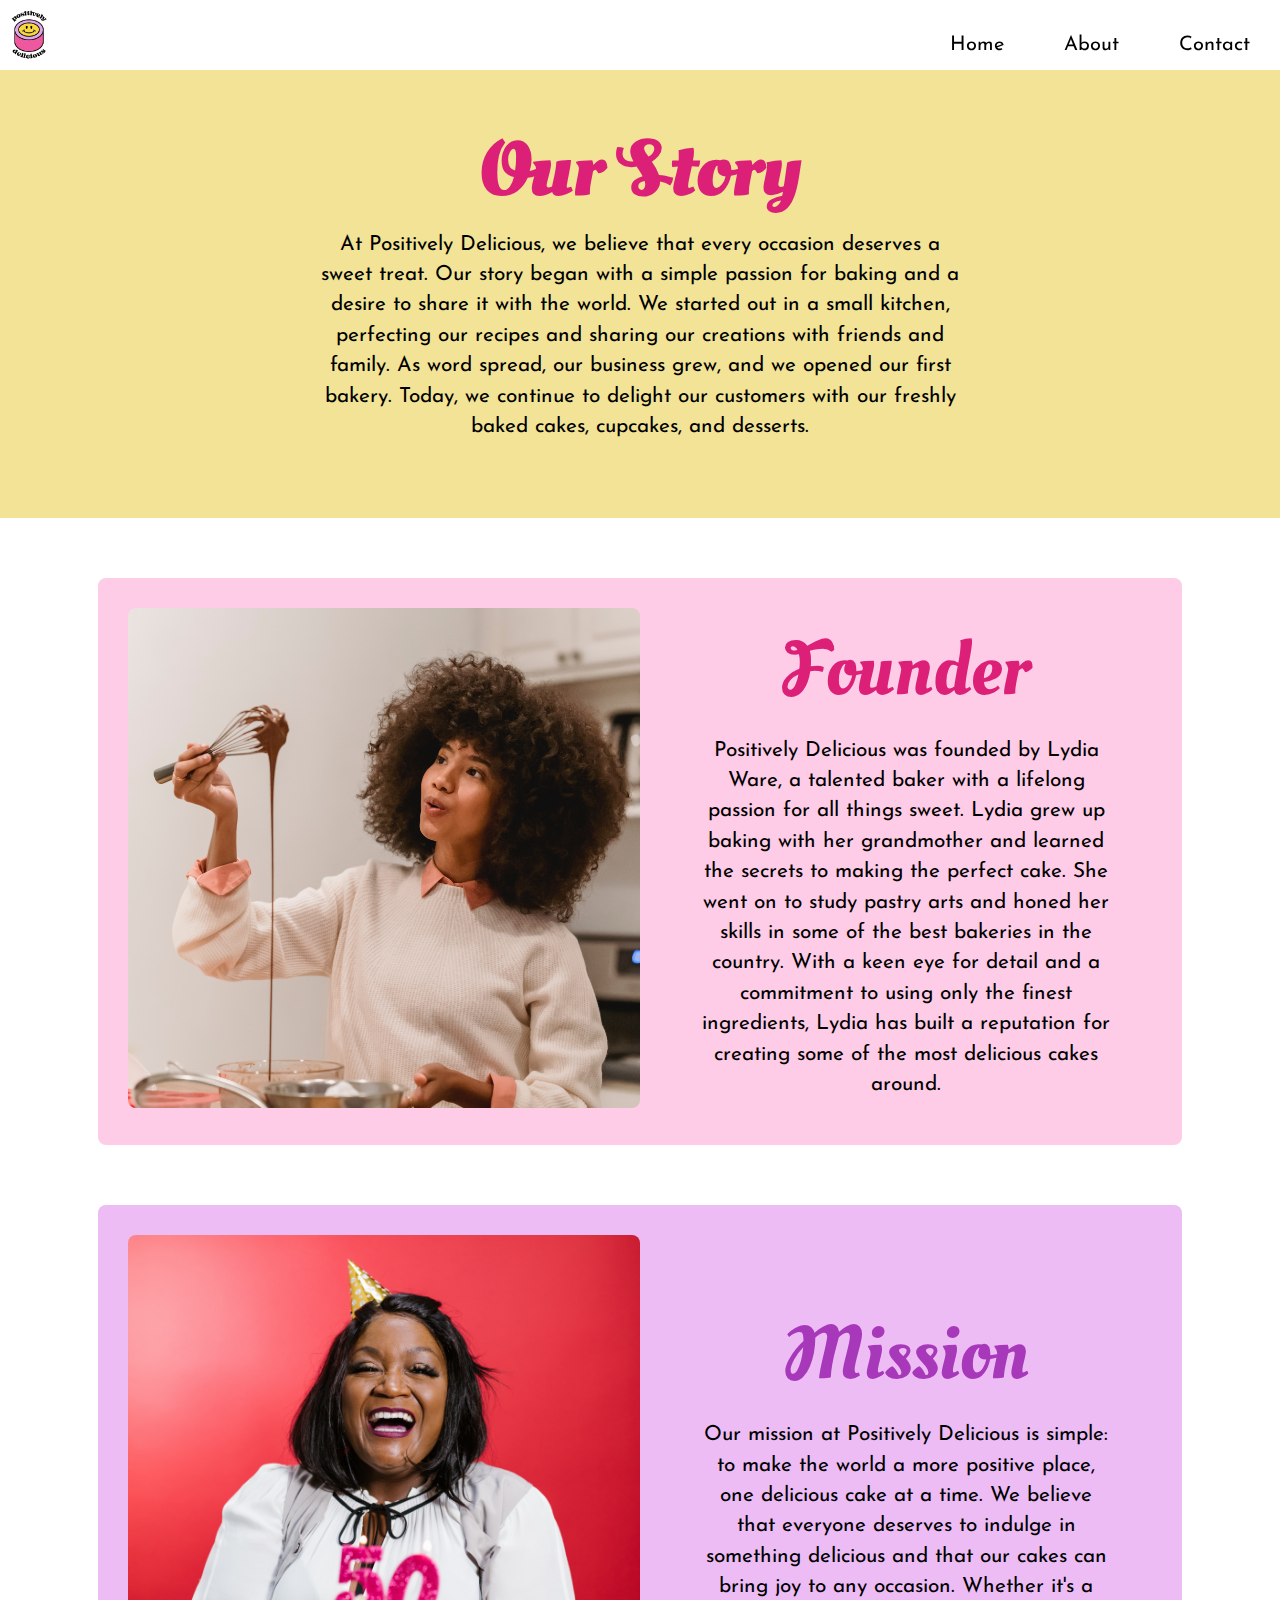
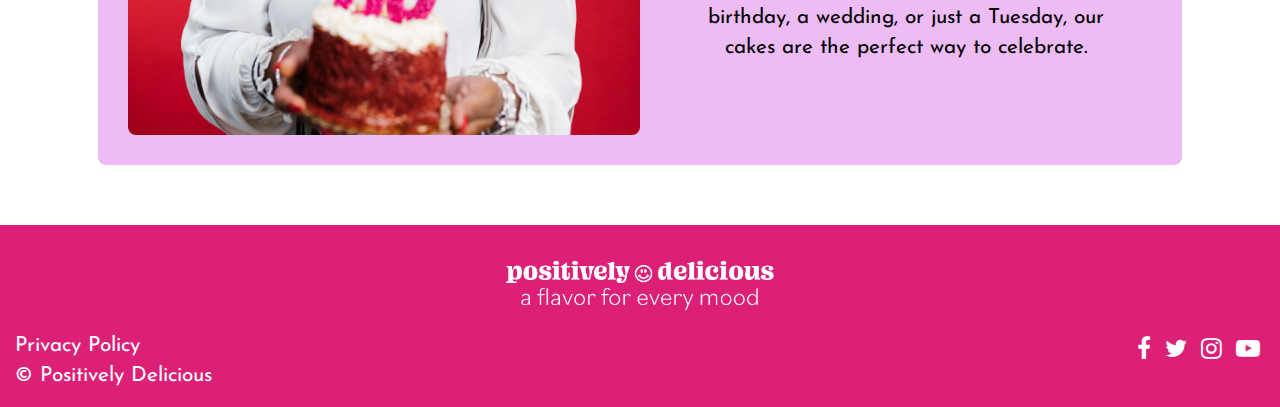
<file: about.html>
<!DOCTYPE html>
<html lang="en">
<head>
    <meta charset="UTF-8">
    <meta http-equiv="X-UA-Compatible" content="IE=edge">
    <meta name="viewport" content="width=device-width, initial-scale=1.0">
    <!-- Icons stylesheet -->
    <link rel="stylesheet" href="https://cdnjs.cloudflare.com/ajax/libs/font-awesome/4.7.0/css/font-awesome.min.css">
    <!-- Google Fonts -->
    <link rel="preconnect" href="https://fonts.googleapis.com">
    <link rel="preconnect" href="https://fonts.gstatic.com" crossorigin>
    <link href="https://fonts.googleapis.com/css2?family=Josefin+Sans&family=Oleo+Script+Swash+Caps&display=swap" rel="stylesheet">
    <!-- Reset stylesheet -->
    <link rel="stylesheet" href="css/reset.css">
    <!-- Custom stylesheet -->
    <link rel="stylesheet" href="css/main.css">
    <!-- Favicon -->
    <link rel="icon" type="image/x-icon" href="images/favicon.ico">
    <title>About | Positively Delicious</title>
</head>
<body>
    <!-- Banner -->
    <header role="banner">
        <!-- Skip links for accessibility -->
        <ul class="skip-links">
            <li><a href="#nav">Skip to navigation</a></li>
            <li><a href="#main">Skip to main content</a></li>
            <li><a href="#footer">Skip to footer</a></li>
        </ul>
        <!-- Header -->
        <div class="header">
            <!-- Logo -->
            <a href="index.html" aria-label="Go to homepage"><img class="logo" src="images/logo.png" alt="Positively Delicious logo"></a>
            <!-- Hamburger icon -->
            <input class="side-menu" type="checkbox" id="side-menu">
            <label class="hamb" for="side-menu"><span class="hamb-line"></span></label>
            <!-- Navigation -->
            <nav class="nav" id="nav" role="navigation">
                <ul class="menu">
                    <li><a href="index.html" role="menuitem" aria-label="Go to homepage">Home</a></li>
                    <li><a href="about.html" role="menuitem" aria-label="Go to about page">About</a></li>
                    <li><a href="contact.html" role="menuitem" aria-label="Go to contact page">Contact</a></li>
                </ul>
            </nav>
        </div>
    </header>

    <!-- Main content -->
    <main id="main" role="main">
        <div class="our-story wrapper">
            <h1>Our Story</h1>
            <p>At Positively Delicious, we believe that every occasion deserves a sweet treat. Our story began with a simple passion for baking and a desire to share it with the world. We started out in a small kitchen, perfecting our recipes and sharing our creations with friends and family. As word spread, our business grew, and we opened our first bakery. Today, we continue to delight our customers with our freshly baked cakes, cupcakes, and desserts.</p>
        </div>
        <div class="spacer"></div>
        <!-- Founder card -->
        <div class="founder wrapper" itemscope itemtype="https://schema.org/Person">
            <img src="images/founder.jpg" alt="Woman in kitchen holding whisk with batter" role="img">
            <div class="founder-text">
                <h2>Founder</h2>
                <p>Positively Delicious was founded by Lydia Ware, a talented baker with a lifelong passion for all things sweet. Lydia grew up baking with her grandmother and learned the secrets to making the perfect cake. She went on to study pastry arts and honed her skills in some of the best bakeries in the country. With a keen eye for detail and a commitment to using only the finest ingredients, Lydia has built a reputation for creating some of the most delicious cakes around.</p>
            </div>
        </div>
        <div class="spacer"></div>
        <!-- Mission card -->
        <div class="mission wrapper">
            <img src="images/mission.jpg" alt="Laughing woman holding 50th birthday cake" role="img">
            <div class="mission-text">
                <h2>Mission</h2>
                <p>Our mission at Positively Delicious is simple: to make the world a more positive place, one delicious cake at a time. We believe that everyone deserves to indulge in something delicious and that our cakes can bring joy to any occasion. Whether it's a birthday, a wedding, or just a Tuesday, our cakes are the perfect way to celebrate.</p>
            </div>
        </div>
        <div class="spacer"></div>
    </main>

    <!-- Footer -->
    <footer id="footer" role="contentinfo">
        <div class="footer">
            <img src="images/footer-logo.png" alt="Positively Delicious logo and slogan" role="img">
            <!-- Social media icons -->
            <div class="footer-socials">
                <a href="#" class="fa fa-facebook" role="link" aria-label="Go to Facebook page"></a>
                <a href="#" class="fa fa-twitter" role="link" aria-label="Go to Twitter page"></a>
                <a href="#" class="fa fa-instagram" role="link" aria-label="Go to Instagram page"></a>
                <a href="#" class="fa fa-youtube-play" role="link" aria-label="Go to YouTube channel"></a>
            </div>
            <!-- Footer links -->
            <div class="footer-links">
                <a href="#" role="link" aria-label="See Privacy Policy page">Privacy Policy</a>
                <p>&copy; Positively Delicious</p>
            </div>
        </div>
    </footer>
</body>
</html>
</file>
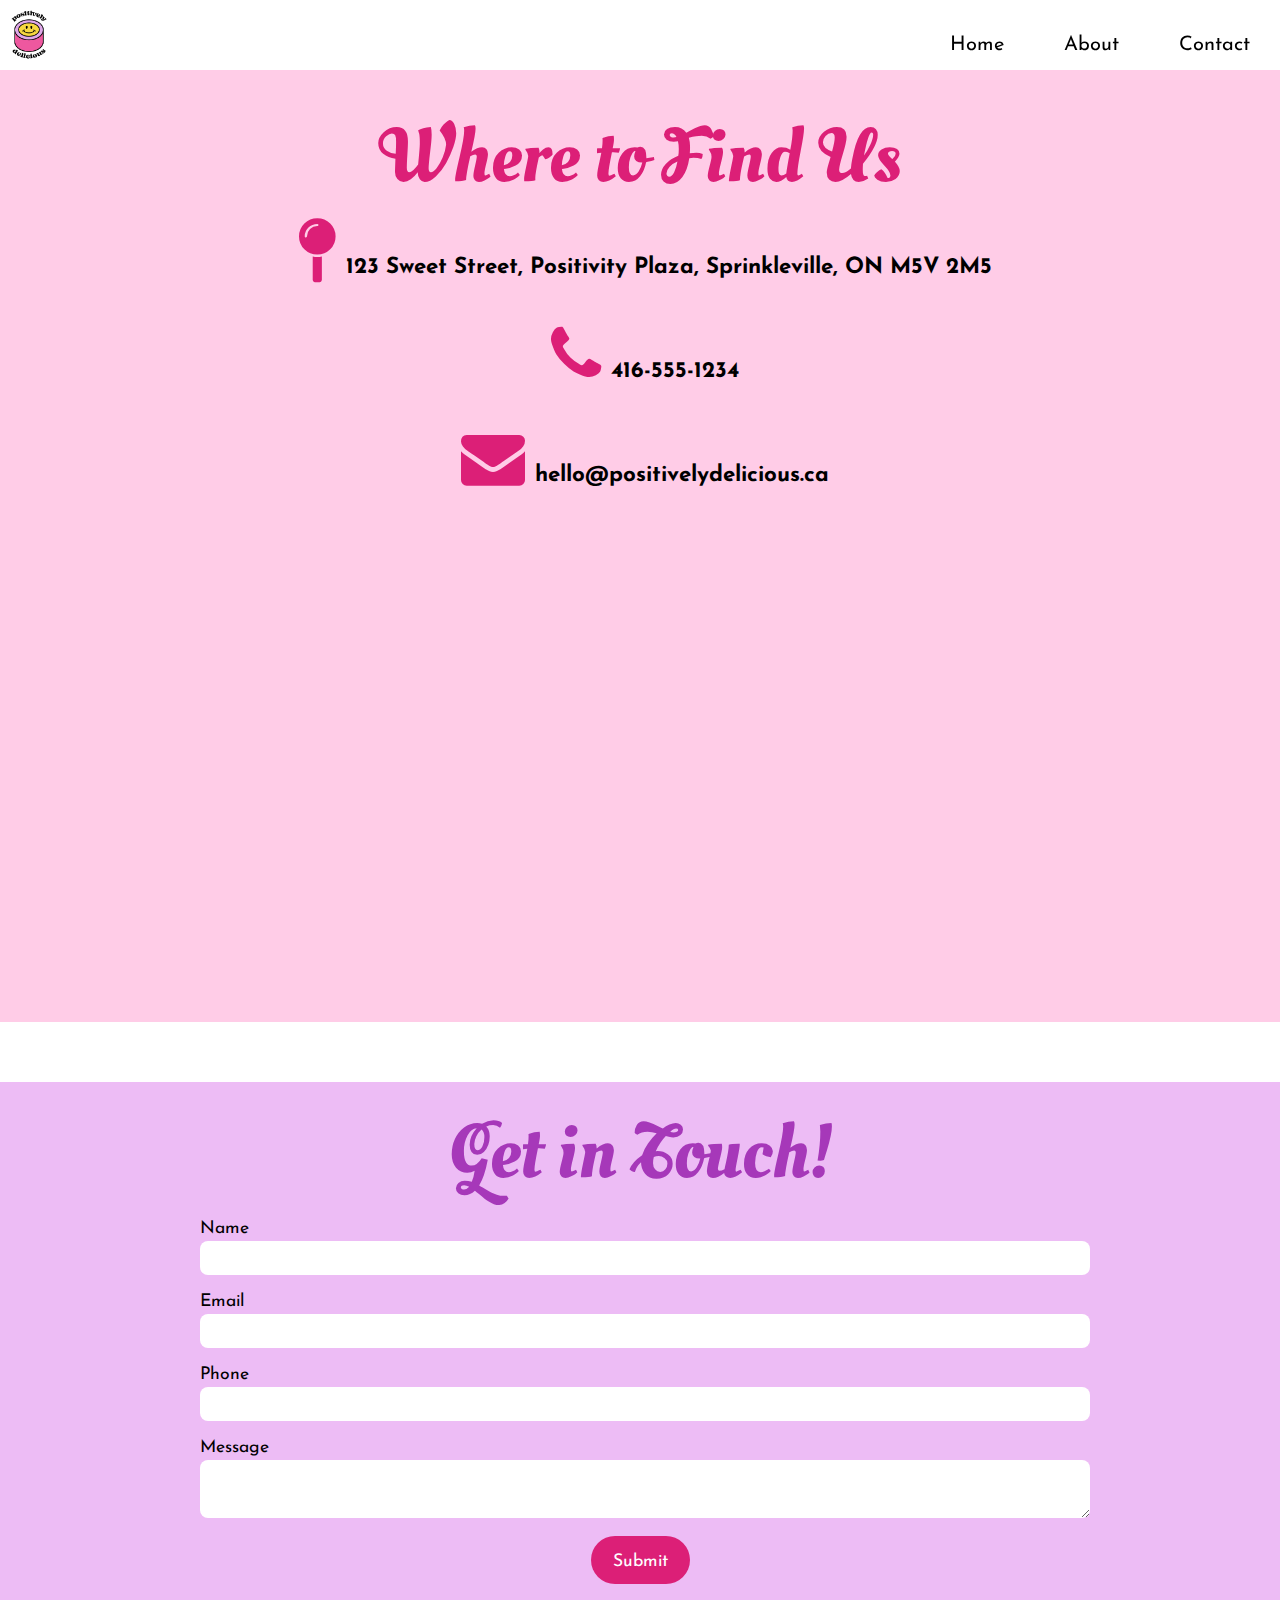
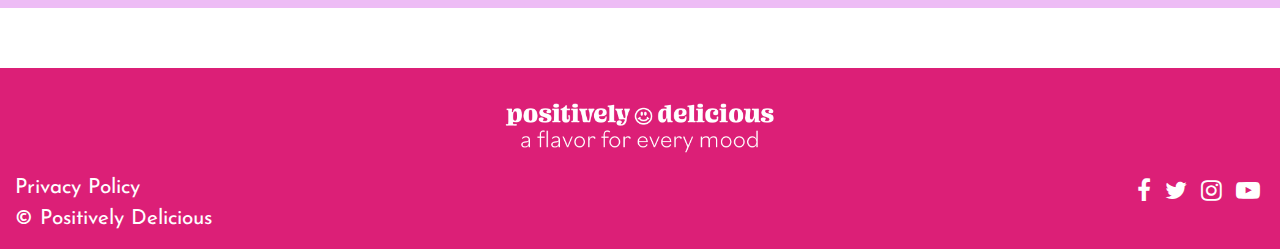
<file: contact.html>
<!DOCTYPE html>
<html lang="en">
<head>
    <meta charset="UTF-8">
    <meta http-equiv="X-UA-Compatible" content="IE=edge">
    <meta name="viewport" content="width=device-width, initial-scale=1.0">
    <!-- Icons stylesheet -->
    <link rel="stylesheet" href="https://cdnjs.cloudflare.com/ajax/libs/font-awesome/4.7.0/css/font-awesome.min.css">
    <!-- Google Fonts -->
    <link rel="preconnect" href="https://fonts.googleapis.com">
    <link rel="preconnect" href="https://fonts.gstatic.com" crossorigin>
    <link href="https://fonts.googleapis.com/css2?family=Josefin+Sans&family=Oleo+Script+Swash+Caps&display=swap" rel="stylesheet">
    <!-- Reset stylesheet -->
    <link rel="stylesheet" href="css/reset.css">
    <!-- Custom stylesheet -->
    <link rel="stylesheet" href="css/main.css">
    <!-- Favicon -->
    <link rel="icon" type="image/x-icon" href="images/favicon.ico">
    <title>Contact | Positively Delicious</title>
</head>
<body>
    <!-- Banner -->
    <header role="banner">
        <!-- Skip links for accessibility -->
        <ul class="skip-links">
            <li><a href="#nav">Skip to navigation</a></li>
            <li><a href="#main">Skip to main content</a></li>
            <li><a href="#footer">Skip to footer</a></li>
        </ul>
        <!-- Header -->
        <div class="header">
            <!-- Logo -->
            <a href="index.html" aria-label="Go to homepage"><img class="logo" src="images/logo.png" alt="Positively Delicious logo"></a>
            <!-- Hamburger icon -->
            <input class="side-menu" type="checkbox" id="side-menu">
            <label class="hamb" for="side-menu"><span class="hamb-line"></span></label>
            <!-- Navigation -->
            <nav class="nav" id="nav" role="navigation">
                <ul class="menu">
                    <li><a href="index.html" role="menuitem" aria-label="Go to homepage">Home</a></li>
                    <li><a href="about.html" role="menuitem" aria-label="Go to about page">About</a></li>
                    <li><a href="contact.html" role="menuitem" aria-label="Go to contact page">Contact</a></li>
                </ul>
            </nav>
        </div>
    </header>

    <!-- Main content -->
    <main id="main" role="main">
        <!-- Contact section -->
        <div class="contact-info wrapper">
            <h2>Where to Find Us</h2>
            <!-- List with contact information -->
            <div class="contact-options">
                <ul itemscope itemtype="https://schema.org/LocalBusiness">
                    <li itemprop="address"><i class="fa fa-map-pin"></i>123 Sweet Street, Positivity Plaza, Sprinkleville, ON M5V 2M5</li>
                    <li itemprop="telephone"><i class="fa fa-phone"></i>416-555-1234</li>
                    <li itemprop="email"><i class="fa fa-envelope"></i>hello@positivelydelicious.ca</li>
                </ul>
            </div>
            <!-- Google Maps address -->
            <div class="map" itemscope itemtype="https://schema.org/Map">
                <iframe itemprop="image" src="https://www.google.com/maps/embed?pb=!1m18!1m12!1m3!1d2803.9445518045054!2d-75.75712548447288!3d45.34993154908198!2m3!1f0!2f0!3f0!3m2!1i1024!2i768!4f13.1!3m3!1m2!1s0x4cce0718cc4a6ad7%3A0xc6cc467725843e2b!2sAlgonquin%20College%20Ottawa%20Campus!5e0!3m2!1sen!2sca!4v1679224686208!5m2!1sen!2sca" width="600" height="450" style="border:0;" allowfullscreen="" loading="lazy" referrerpolicy="no-referrer-when-downgrade" aria-label="Location marker"></iframe>
            </div>
        </div>
        <div class="spacer"></div>
        <!-- Contact form -->
        <div class="contact-form wrapper">
            <h2>Get in Touch!</h2>
            <form action="submit-form.php" method="post">
                <!-- Name input -->
                <label for="name">Name</label>
                <input type="text" id="name" name="name" required>
              <!-- Email input -->
                <label for="email">Email</label>
                <input type="email" id="email" name="email" required>
              <!-- Phone number input -->
                <label for="phone">Phone</label>
                <input type="tel" id="phone" name="phone">
              <!-- Message box -->
                <label for="message">Message</label>
                <textarea id="message" name="message" required></textarea>
              <!-- Submit button -->
                <button type="submit">Submit</button>
              </form>
        </div>
        <div class="spacer"></div>
    </main>

    <!-- Footer -->
    <footer id="footer" role="contentinfo">
        <div class="footer">
            <img src="images/footer-logo.png" alt="Positively Delicious logo and slogan" role="img">
            <!-- Social media icons -->
            <div class="footer-socials">
                <a href="#" class="fa fa-facebook" role="link" aria-label="Go to Facebook page"></a>
                <a href="#" class="fa fa-twitter" role="link" aria-label="Go to Twitter page"></a>
                <a href="#" class="fa fa-instagram" role="link" aria-label="Go to Instagram page"></a>
                <a href="#" class="fa fa-youtube-play" role="link" aria-label="Go to YouTube channel"></a>
            </div>
            <!-- Footer links -->
            <div class="footer-links">
                <a href="#" role="link" aria-label="See Privacy Policy page">Privacy Policy</a>
                <p>&copy; Positively Delicious</p>
            </div>
        </div>
    </footer>
</body>
</html>
</file>
<file: css/main.css>
/* ******************* Basic Formatting ******************* */
/* Keeps content centered and same width */
.wrapper {
  padding: 24px;
}

p, a {
  font-family: 'Josefin Sans', sans-serif;
  font-size: 1.1rem;
  line-height: 1.5rem;
}

.button {
  display: inline-block;
  background-color: white;
  color: black;
  margin-top: 15px;
  padding: 14px 22px 10px 22px;
  border-radius: 30px;
  text-decoration: none;
  transition-duration: 0.3s;
}

/* Changes styling of button upon hover */
.button:hover {
  background: #DC1F77;
  color: #ffffff;
}

h1 {
  font-family: 'Oleo Script Swash Caps', cursive;
  font-size: 2rem;
  font-weight: bold;
}

header h1 {
  color: #4d1e1e;
}

h2 {
  font-family: 'Oleo Script Swash Caps', cursive;
  color: #DC1F77;
  font-size: 3rem;
  padding-bottom: 12px;
}

/* To create spaces between sections */
.spacer {
  background-color: white;
  padding: 30px;
}

/* ************************************************************************************************************ */
/* ********************************************** MOBILE VERSION ********************************************** */
/* ************************************************************************************************************ */

/* ******************************************** HEADER ******************************************** */

/* Skip links to improve accessibility for screen reader users */
.skip-links {
  margin: 0;
  padding: 0;
  list-style: none;
  z-index: 1000;
}

.skip-links a {
  padding: 1rem;
  background: #DC1F77;
  position: absolute;
  color: white;
}

/* Shows skip link when focused on */
.skip-links a:focus {
  top: 110px;
}

.logo {
  display: inline-block;
  vertical-align: top;
  width: 10%;
  height: 10%;
  padding: 10px;
  transition: all .2s ease-in-out; 
}

/* Applies scale animation to logo */
.logo:hover {
  transform: scale(1.2);
}

/* Makes navigation stick to top of page */
.header {
  background-color: rgb(255, 255, 255);
  position: sticky;
  top: 0;
  width: 100%;
}

/* Hides navigation links */
nav {
  width: 100%;
  height: 100%;
  position: fixed;
  background-color: #EE589F;
  overflow: hidden;
  display: flex;
  justify-content: center;
  max-height: 0;
  transition: max-height .5s ease-out;
}

/* Stylizes hamburger menu links */
nav ul {
  padding: 0px;
  margin: 0px;
  text-align: center;
  list-style-type: none;
  display:inline-block;
  vertical-align:top;
}

/* Stylizes navigation links */
nav ul li a {
  font-size: 1.75rem;
  text-decoration: none;
  display: block;
  padding: 30px;
  color: white;
  transition: all .2s ease-in-out; 
}

/* Changes text color of navigation links upon hover */
nav ul li a:hover {
  background-color: #DC1F77;
}

/* Aligns hamburger menu icon to top right */
.hamb {
  cursor: pointer;
  float: right;
  padding: 40px 25px;
}

/* Styles label tag */
.hamb-line {
  background: #EE589F;
  display: block;
  height: 2.5px;
  position: relative;
  width: 30px;
} 

/* Styles span tag */
.hamb-line::before,
.hamb-line::after {
  background: #EE589F;
  content: '';
  display: block;
  height: 100%;
  position: absolute;
  transition: all .2s ease-out;
  width: 100%;
}

.hamb-line::before {
  top: 10px;
}

.hamb-line::after {
  top: -10px;
}

/* Hides checkbox */
.side-menu {
  display: none;
}

/* Toggles menu icon & hides hamburger icon lines */
.side-menu:checked ~ nav {
  max-height: 100%;
}

.side-menu:checked ~ .hamb .hamb-line {
  background: transparent;
}

.side-menu:checked ~ .hamb .hamb-line::before {
  transform: rotate(-45deg);
  top:0;
}

.side-menu:checked ~ .hamb .hamb-line::after {
  transform: rotate(45deg);
  top:0;
}

/* Places hero image below heading text */
.hero {
  height: 400px;
  background-image: url("../images/hero-image.jpg");
  background-size: cover;
  position: relative;
  z-index: -1;
}

.hero h1 {
  font-size: 3rem;
  padding: 50px;
}

/* ******************************************** HOME PAGE: MAIN CONTENT ******************************************** */

/* ******************* Call To Action Section ******************* */

/* Stylizes and centers Call to Action section */
.cta {
  background-color: #FFCCE7;
  text-align: center;
  padding-top: 35px;
  padding-bottom: 35px;
}

.cta h2 {
  font-size: 1.8rem;
}

/* Adds animation to Call to Action button */
.cta a {
  animation: wiggle 2s linear 3.5s;
}

/* Rotates button to create wiggle effect */
@keyframes wiggle {
  0%, 5% {
    transform: rotateZ(0);
  }
  10% {
    transform: rotateZ(7deg);
  }
  15% {
    transform: rotateZ(-7deg);
  }
  20% {
    transform: rotateZ(3deg);
  }
  25% {
    transform: rotateZ(-3deg);
  }
  30% {
    transform: rotateZ(2deg);
  }
  35% {
    transform: rotateZ(-1deg);
  }
  50%, 100% {
    transform: rotateZ(0);
  }
}

/* ******************* Gallery Section ******************* */

/* Adds spacing and centers text */
.gallery {
  text-align: center;
  padding-top: 35px;
  padding-bottom: 25px;
}

/* Creates container to contain gallery images */
.container {
  overflow: hidden;
  border: 10px solid #DC1F77;
  border-radius: 8px;
}

/* Adds animation to transition between images */
.carousel {
  display: flex;
  animation: slide 16s infinite;
  z-index: -1;
}

/* Translates images towards the left */
@keyframes slide {
  0%{
      transform: translateX(0);
  }
  25%{
      transform: translateX(0);
  }
  30%{
      transform: translateX(-100%);
  }
  50%{
      transform: translateX(-100%);
  }
  55%{
      transform: translateX(-200%);
  }
  75%{
      transform: translateX(-200%);
  }
  80%{
      transform: translateX(-300%);
  }
  100%{
      transform: translateX(-300%);
  }
}

.gallery h2 {
  padding-bottom: 25px;
}

/* Adds decorative heading lines to gallery heading */
.pa-heading-line-both h2 {
	display: flex;
	width: 100%;
	justify-content: center;
	align-items: center;
	text-align: center;
}

/* Adjusts and stylizes lines */
.pa-heading-line-both h2:before,
.pa-heading-line-both h2:after {
	content: '';
	border-top: 2px solid;
	margin: 0 20px 0 0;
	flex: 1 0 20px;
	color: #DC1F77;
}

/* Adds spacing between heading and lines */
.pa-heading-line-both h2:after {
	margin: 0 0 0 20px;
}

/* Fits gallery images to container */
.gallery img {
  width: 100%;
  height: 100%;
}

/* Stylizes gallery button */
.gallery a {
  display: inline-block;
  background-color: #DC1F77;
  color: #ffffff;
  margin-top: 25px;
  transition-duration: 0.3s;
}

/* Changes style of gallery button upon hover */
.gallery a:hover {
  background: #fe78b7;
  color: #ffffff;
}

/* ******************* Our Cakeries Section ******************* */

/* Adds spacing and stylizes section */
.our-cakeries {
  background-color:#edbcf5;
  padding-top: 20px;
}

.our-cakeries-text {
  padding: 30px 25px 0px 25px;
}

/* Centers and adds spacing to button */
.our-cakeries-button {
  padding: 0px 25px 30px 25px;
  text-align: center;
}

/* Stylizes heading */
.our-cakeries h2 {
  color: #a638b9;
  text-align: center;
}

/* Fits image to container & rounds corners */
.our-cakeries img {
  display: block;
  margin-left: auto;
  margin-right: auto;
  width: 90%;
  border-radius: 8px;
}

/* ******************* Say Hello Section ******************* */

/* Adds spacing and stylizes section */
.say-hello {
  padding-top: 20px;
  background-color: #f2e397;
}

.say-hello-text {
  padding: 30px 25px 0px 25px;
}

/* Centers and adds spacing to button */
.say-hello-button {
  padding: 0px 25px 30px 25px;
  text-align: center;
}

/* Centers heading */
.say-hello h2 {
  text-align: center;
}

/* Fits image to container & rounds corners */
.say-hello img {
  display: block;
  margin-left: auto;
  margin-right: auto;
  width: 90%;
  border-radius: 8px;
}

/* ******************************************** ABOUT PAGE: MAIN CONTENT ******************************************** */

/* ******************* Our Story Section ******************* */

/* Centers and stylizes section */
.our-story {
  text-align: center;
  padding-bottom: 60px;
  background-color: #f2e397;
}

/* Stylizes heading */
.our-story h1 {
  color: #DC1F77;
  font-size: 5rem;
  padding: 20px 0 20px 0;
}

/* ******************* Founder Section ******************* */

/* Centers and stylizes section */
.founder {
  background-color: #FFCCE7;
  text-align: center;
}

/* Adds spacing between heading and image */
.founder h2 {
  padding-top: 25px;
}

.founder p {
  padding: 5px 20px 20px 20px;
}

/* Fits image to container */
.founder img {
  display: block;
  margin-left: auto;
  margin-right: auto;
  width: 100%;
  height: 500px;
  object-fit: cover;
  border-radius: 8px;
}

/* ******************* Mission Section ******************* */

/* Centers and stylizes section */
.mission {
  text-align: center;
  background-color: #edbcf5;
}

/* Adds spacing between heading and image */
.mission h2 {
  padding-top: 25px;
  color: #a638b9;
}

.mission p {
  padding: 5px 20px 20px 20px;
}

/* Fits image to container */
.mission img {
  display: block;
  margin-left: auto;
  margin-right: auto;
  width: 100%;
  height: 500px;
  object-fit: cover;
  border-radius: 8px;
}

/* ******************************************** CONTACT PAGE: MAIN CONTENT ******************************************** */

/* ******************* Contact Info Card ******************* */

/* Stylizes and centers section */
.contact-info {
  background-color: #FFCCE7;
  text-align: center;
  padding-top: 50px;
}

/* Stylizes icons */
.contact-options i {
  font-size: 4rem;
  padding: 10px;
  color: #DC1F77;
}

/* Stylizes contact information text */
.contact-options li {
  font-family: 'Josefin Sans', sans-serif;
  font-weight: bold;
  font-size: 1.4rem;
  line-height: 1.5rem;
  list-style-type: none;
  padding-bottom: 20px;
}

/* Fits Google Maps widget to container */
iframe {
  border-radius: 10px;
  width: 100%;
  padding-top: 25px;
}

/* ******************* Contact Form ******************* */

.contact-form {
  background-color: #edbcf5;
}

/* Adds spacing and stylizes heading */
.contact-form h2 {
  color: #a638b9;
  padding: 10px 0 25px 0;
  text-align: center;
}

/* Stylizes contact form text */
.contact-form label, .contact-form input, .contact-form textarea, .contact-form button {
  font-family: 'Josefin Sans', sans-serif;
  font-size: 1.1rem;
  line-height: 1.5rem;
}

/* Changes width and height of contact form inputs */
.contact-form input, .contact-form textarea {
  width: 100%;
  padding: 5px;
  border: none;
  margin-bottom: 15px;
  border-radius: 8px;
}

/* Stylizes submit button */
.contact-form button {
  background-color: #DC1F77;
  color: #ffffff;
  border: none;
  padding: 14px 22px 10px 22px;
  border-radius: 30px;
  display: block;
  margin: 0 auto;
}

/* ******************************************** FOOTER ******************************************** */
footer {
  background-color: #DC1F77;
}

/* Fits logo to container */
footer img {
  display: block;
  margin-left: auto;
  margin-right: auto;
  width: 70%;
  height: 70%;
}

footer p, a {
  color: white;
  text-decoration: none;
}

/* Aligns social media icons to bottom right of footer */
.footer-socials {
  float: right;
  display: inline;
}

/* Stylizes footer links */
.footer-socials a {
  text-align: center;
  color: white;
  font-size: 1.5rem;
  text-decoration: none;
  padding: 5px;
}

/* ************************************************************************************************************* */
/* ********************************************** DESKTOP VERSION ********************************************** */
/* ************************************************************************************************************* */

/* ******************* Basic Formatting ******************* */
@media (min-width: 768px) {
  /* Keeps content centered and same width */
  .wrapper {
    max-width: 100%;
    padding-left: 200px;
    padding-right: 200px;
  }

  p, a {
    font-family: 'Josefin Sans', sans-serif;
    font-size: 1.3rem;
    line-height: 1.9rem;
  }

  h2 {
    font-size: 4.75rem;
  }

.button {
  margin-top: 15px;
  padding: 20px 28px 16px 28px;
  border-radius: 100px;
  font-size: 1.45rem;
}

    /* ******************************************** HEADER ******************************************** */

    /* ******************* Banner ******************* */
  .hero {
    height: 1000px;
  }

  .hero h1 {
    font-size: 6rem;
    padding: 170px;
  }
  
  .logo {
    width: 3%;
    height: 3%;
  }

 /* ******************* Navigation ******************* */

 /* Aligns navigation links to top right of nav */
  nav {
    max-height: none;
    top: 0;
    position: relative;
    float: right;
    width: fit-content;
    background-color: transparent;
  }
  
  /* Horizontally aligns navigation links */
  nav ul li {
    float: left;
  }
  
  /* Stylizes navigation links */
  nav ul li a {
    font-size: 1.25rem;
    text-decoration: none;
    display: block;
    padding: 5%, 10%;
    color: black;
  }
  
  /* Changes style of navigation links upon hover */
  nav ul li a:hover {
    background-color: transparent;
    color:#DC1F77;
  }
  
  /* Hides hamburger menu icon */
  .hamb{
    display: none;
  }

/* ******************************************** HOME PAGE: MAIN CONTENT ******************************************** */

/* ******************* Call to Action Section ******************* */
.cta {
  padding: 50px 0 50px 0;
}

.cta h2 {
  font-size: 2.75rem;
}

/* ******************* Gallery Section ******************* */
.gallery img {
  width: 33.33%;
}

@keyframes slide {
  0%{
      transform: translateX(0);
  }
  25%{
      transform: translateX(0);
  }
  30%{
      transform: translateX(-33.33%);
  }
  50%{
      transform: translateX(-33.33%);
  }
  55%{
      transform: translateX(-66.66%);
  }
  75%{
      transform: translateX(-66.66%);
  }
  80%{
      transform: translateX(-99.99%);
  }
  90%{
      transform: translateX(-99.99%);
  }
  100%{
    transform: translateX(0);
  }
}

/* ******************* Our Cakeries Section ******************* */

/* Turns container to flexbox */
  .our-cakeries {
    width: 80%;
    padding: 30px;
    margin: auto;
    display: flex;
    flex-wrap: wrap;
    justify-content: space-between;
    border-radius: 8px;
  }

/* Makes image responsive */
  .our-cakeries img {
    object-fit: cover;
    width: 50%;
    border: none;
    float: left;
    padding: 0;
    margin-left: 0;
    margin-right: 0;
  }

  .our-cakeries-text {
    text-align: center;
    align-self: center;
    width: 40%;
    padding-right: 4%;
    float: right;
  }

  .our-cakeries-text p {
    padding: 15px 0 15px 0;
  }

  /* ******************* Say Hello Section ******************* */
  
  /* Turns container to flexbox */
  .say-hello {
    width: 80%;
    padding: 30px;
    margin: auto;
    display: flex;
    flex-wrap: wrap;
    justify-content: space-between;
    border-radius: 8px;
  }

  /* Makes image responsive */
  .say-hello img {
    object-fit: cover;
    width: 50%;
    border: none;
    float: left;
    padding: 0;
    margin-left: 0;
    margin-right: 0;
  }

  .say-hello-text {
    text-align: center;
    align-self: center;
    width: 40%;
    padding-right: 4%;
    float: left;
  }

  .say-hello p {
    padding: 15px 0 15px 0;
  }

  /* ******************************************** ABOUT PAGE: MAIN CONTENT ******************************************** */
  
  /* ******************* Our Story Section ******************* */

  .our-story {
    padding: 40px 0 75px 0;
  }
  
  .our-story p {
    width: 50%;
    margin-left: auto;
    margin-right: auto;
  }

  /* ******************* Founder Section ******************* */

    /* Turns container to flexbox */
  .founder {
    width: 80%;
    max-width: 100%;
    height: 100%;
    padding: 30px;
    margin: auto;
    display: flex;
    flex-wrap: wrap;
    justify-content: space-between;
    border-radius: 8px;
  }

    /* Makes image responsive */
  .founder img {
    object-fit: cover;
    width: 50%;
    border: none;
    float: right;
    padding: 0;
    margin-left: 0;
    margin-right: 0;
  }

  .founder-text {
    text-align: center;
    align-self: center;
    width: 40%;
    padding-right: 4%;
    float: left;
  }

  .founder p {
    padding: 15px 0 15px 0;
  }

  /* ******************* Mission Section ******************* */

  /* Turns container to flexbox */
  .mission {
    width: 80%;
    max-width: 100%;
    height: 100%;
    padding: 30px;
    margin: auto;
    display: flex;
    flex-wrap: wrap;
    justify-content: space-between;
    border-radius: 8px;
  }

  /* Makes image responsive */
  .mission img {
    object-fit: cover;
    width: 50%;
    border: none;
    float: left;
    padding: 0;
    margin-left: 0;
    margin-right: 0;
  }

  .mission-text {
    text-align: center;
    align-self: center;
    width: 40%;
    padding-right: 4%;
    float: right;
  }

  .mission p {
    padding: 15px 0 15px 0;
  }
  
  /* ******************************************** FOOTER ******************************************** */
  .footer {
    padding: 15px;
  }

  /* Resizes footer image */
  footer img {
    width: 25%;
  }
}
</file>
